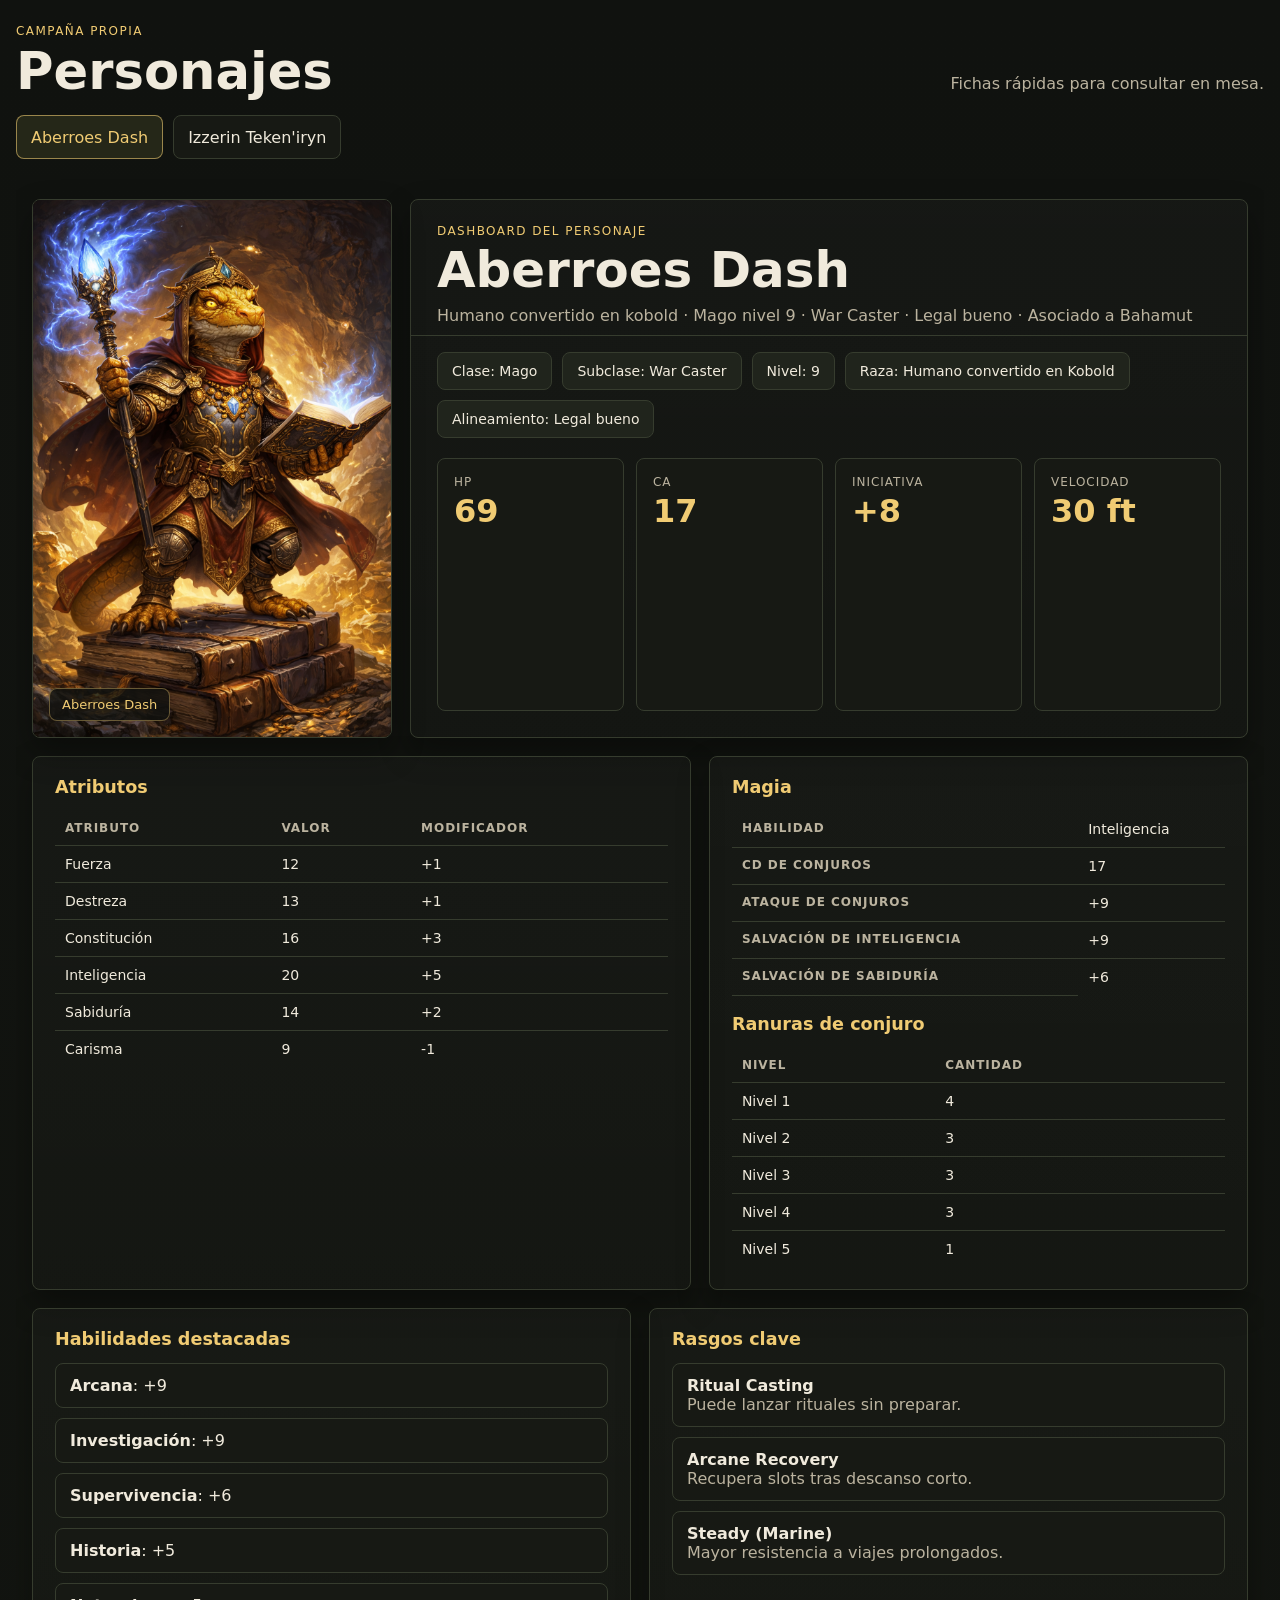
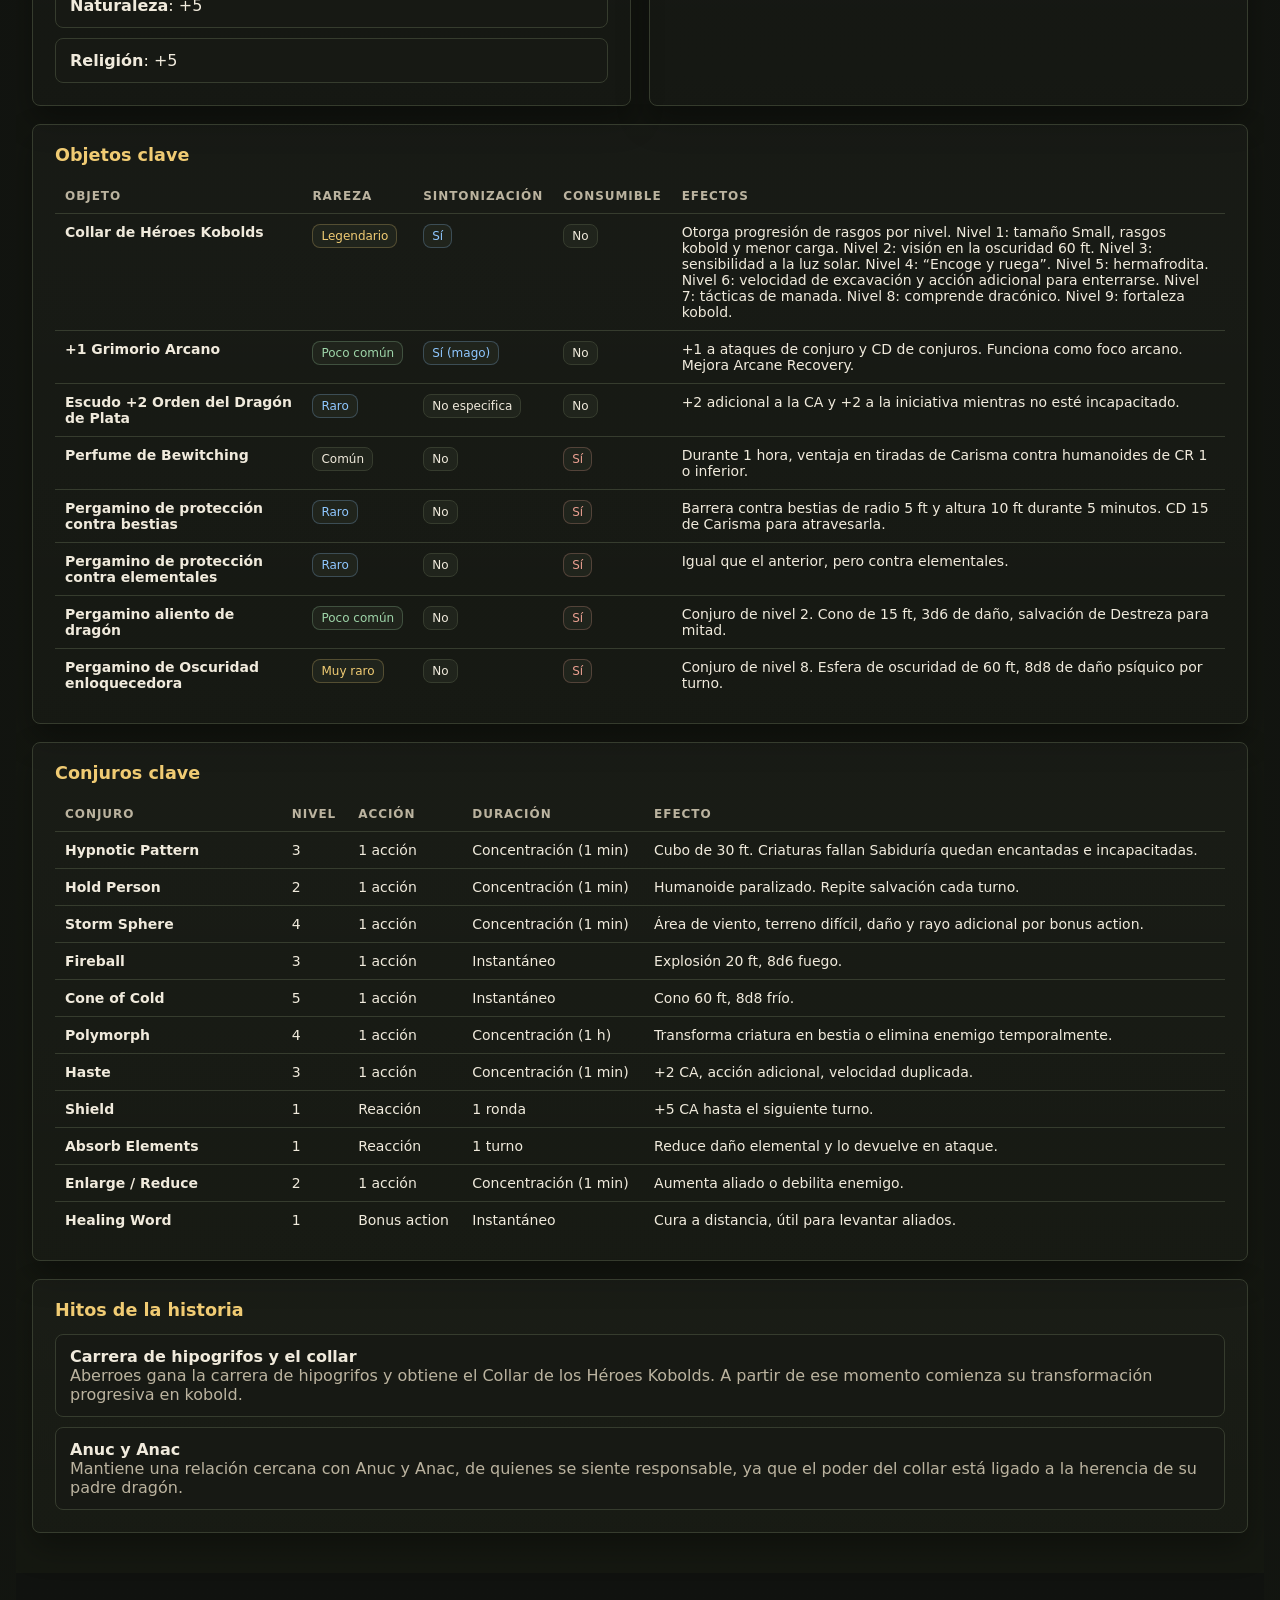
<file: index.html>
<!DOCTYPE html>
<html lang="es">
<head>
  <meta charset="UTF-8" />
  <meta name="viewport" content="width=device-width, initial-scale=1.0" />
  <title>Personajes de la campaña</title>
  <link rel="stylesheet" href="styles.css" />
</head>
<body class="index-page">
  <main class="shell">
    <header class="party-header">
      <div>
        <div class="eyebrow">Campaña propia</div>
        <h1>Personajes</h1>
      </div>
      <p>Fichas rápidas para consultar en mesa.</p>
    </header>

    <nav class="tabs" aria-label="Personajes">
      <button class="tab is-active" type="button" data-character="characters/aberroes.html">
        Aberroes Dash
      </button>
      <button class="tab" type="button" data-character="characters/izzerin.html">
        Izzerin Teken'iryn
      </button>
    </nav>

    <iframe
      id="characterFrame"
      class="character-frame"
      title="Ficha de personaje"
      src="characters/aberroes.html"
    ></iframe>
  </main>

  <script>
    const frame = document.querySelector("#characterFrame");
    const tabs = document.querySelectorAll(".tab");

    function resizeFrame() {
      try {
        const doc = frame.contentDocument || frame.contentWindow.document;
        if (!doc) return;
        frame.style.height = `${doc.documentElement.scrollHeight}px`;
      } catch {
        frame.style.height = "1200px";
      }
    }

    tabs.forEach((tab) => {
      tab.addEventListener("click", () => {
        tabs.forEach((item) => item.classList.remove("is-active"));
        tab.classList.add("is-active");
        frame.src = tab.dataset.character;
      });
    });

    frame.addEventListener("load", resizeFrame);
    window.addEventListener("resize", resizeFrame);
  </script>
</body>
</html>
</file>
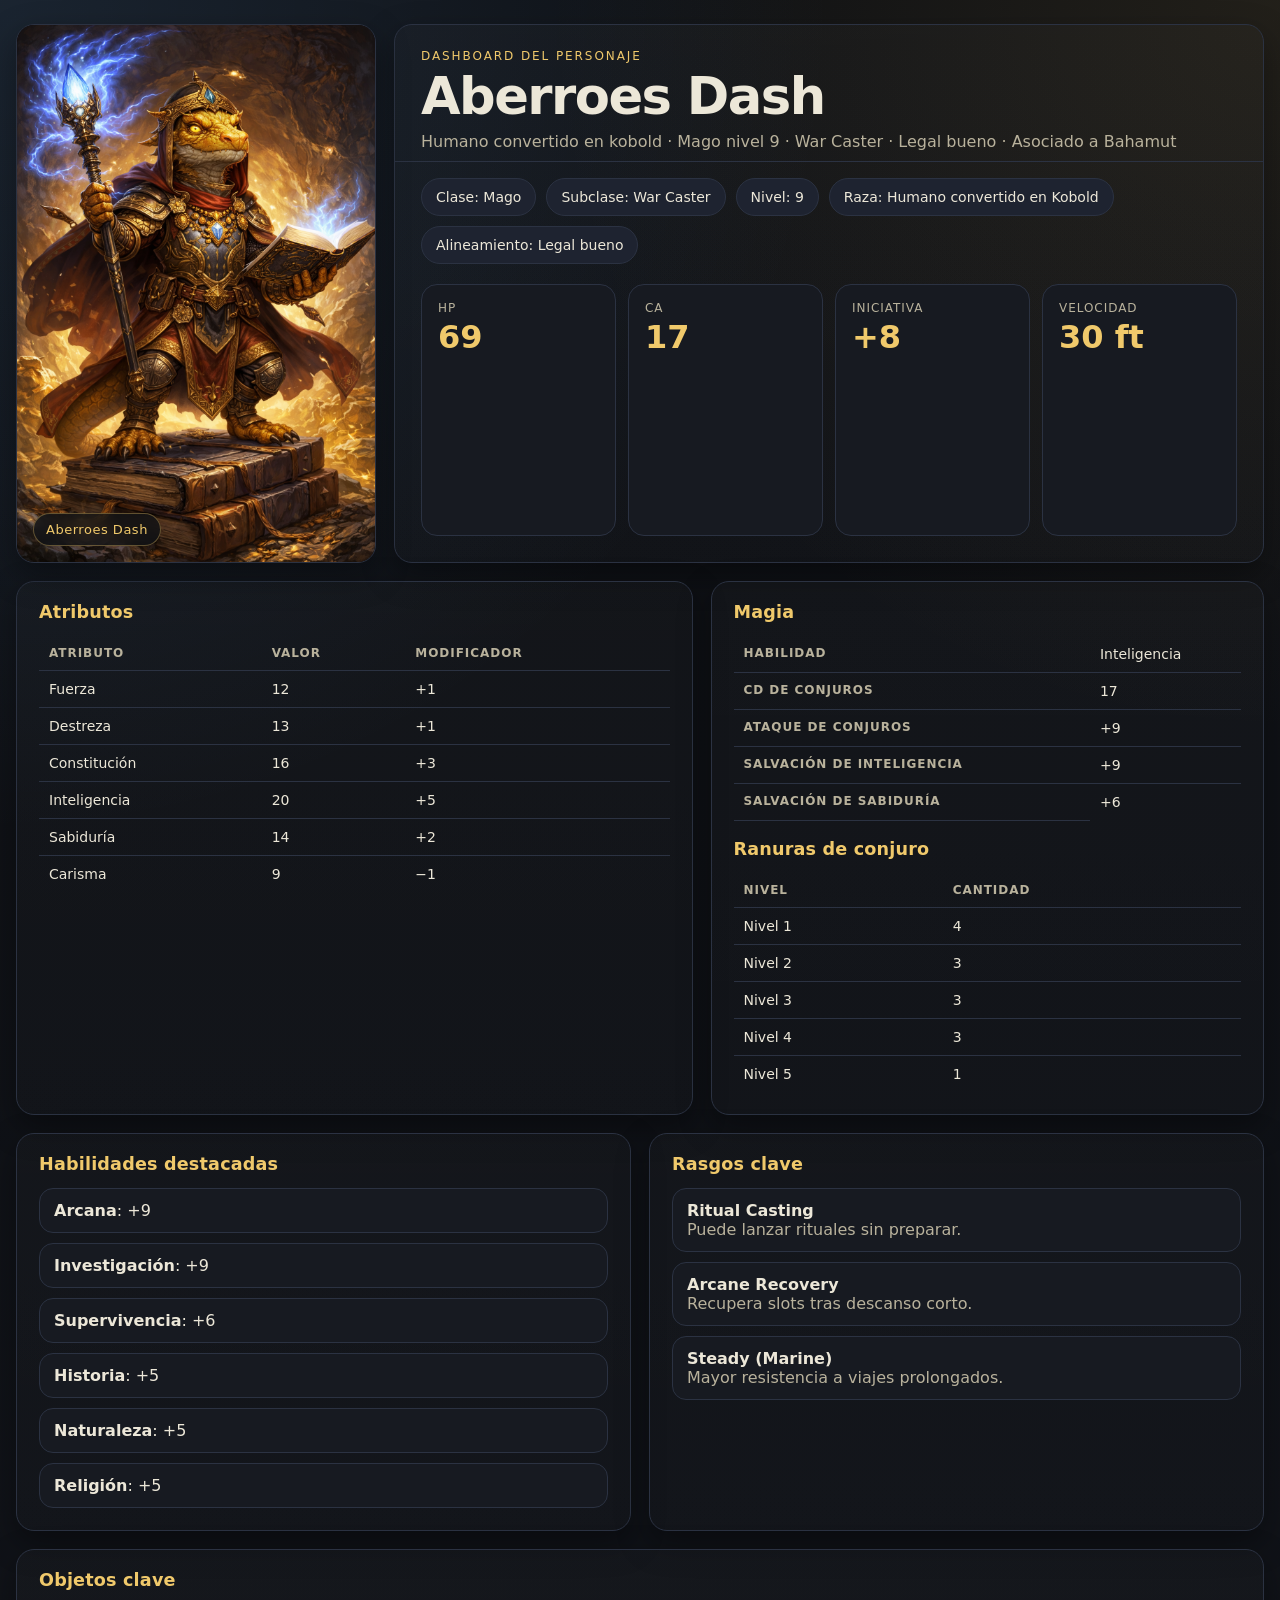
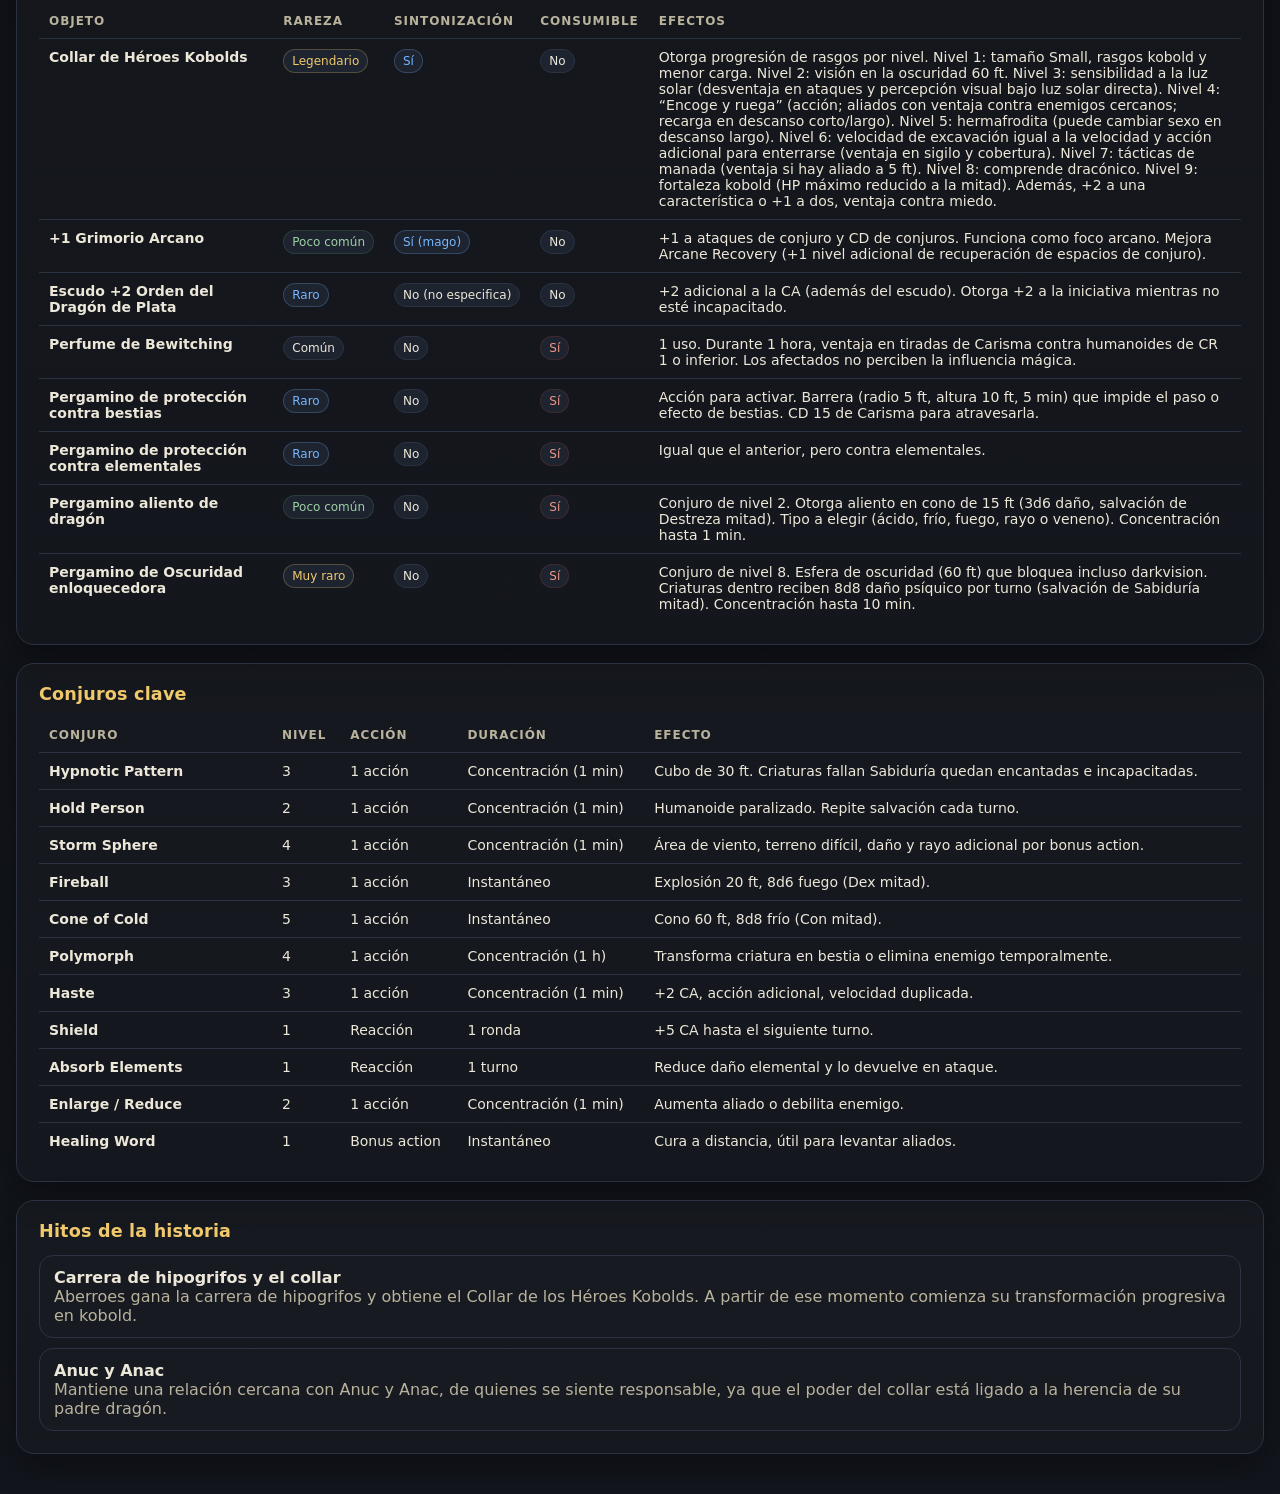
<file: Aberroes.html>
<!DOCTYPE html>
<html lang="es">
<head>
  <meta charset="UTF-8" />
  <meta name="viewport" content="width=device-width, initial-scale=1.0" />
  <title>Dashboard de Aberroes Dash</title>
  <style>
    :root {
      --bg: #0f1115;
      --panel: #171a21;
      --panel-2: #1e2330;
      --line: #2b3242;
      --text: #ece7d8;
      --muted: #b9b29c;
      --gold: #d4a94c;
      --gold-2: #f0c96b;
      --blue: #74b7ff;
      --red: #9f3d2f;
      --green: #4f8a5a;
      --shadow: 0 12px 32px rgba(0,0,0,.35);
      --radius: 18px;
    }

    * { box-sizing: border-box; }

    body {
      margin: 0;
      font-family: Inter, system-ui, -apple-system, BlinkMacSystemFont, "Segoe UI", sans-serif;
      background:
        radial-gradient(circle at top left, rgba(116,183,255,.12), transparent 25%),
        radial-gradient(circle at top right, rgba(212,169,76,.10), transparent 22%),
        linear-gradient(180deg, #0e1014 0%, #12151c 100%);
      color: var(--text);
    }

    .container {
      width: min(1400px, calc(100% - 32px));
      margin: 24px auto 40px;
      display: grid;
      gap: 18px;
    }

    .hero {
      display: grid;
      grid-template-columns: 360px 1fr;
      gap: 18px;
      align-items: stretch;
    }

    .card {
      background: linear-gradient(180deg, rgba(255,255,255,.02), rgba(255,255,255,.01));
      border: 1px solid var(--line);
      border-radius: var(--radius);
      box-shadow: var(--shadow);
      overflow: hidden;
    }

    .portrait {
      position: relative;
      min-height: 100%;
      background: #0d0f14;
    }

    .portrait img {
      width: 100%;
      height: 100%;
      object-fit: cover;
      display: block;
    }

    .portrait .tag {
      position: absolute;
      left: 16px;
      bottom: 16px;
      background: rgba(15,17,21,.78);
      border: 1px solid rgba(240,201,107,.35);
      color: var(--gold-2);
      padding: 8px 12px;
      border-radius: 999px;
      font-size: 13px;
      letter-spacing: .04em;
      backdrop-filter: blur(6px);
    }

    .hero-main {
      display: grid;
      grid-template-rows: auto auto 1fr;
    }

    .header {
      padding: 24px 26px 10px;
      border-bottom: 1px solid var(--line);
    }

    .eyebrow {
      color: var(--gold-2);
      text-transform: uppercase;
      letter-spacing: .16em;
      font-size: 12px;
      margin-bottom: 8px;
    }

    h1 {
      margin: 0;
      font-size: clamp(2rem, 4vw, 3.2rem);
      line-height: 1;
      letter-spacing: -.03em;
    }

    .subtitle {
      margin-top: 10px;
      color: var(--muted);
      font-size: 1rem;
    }

    .pill-row {
      display: flex;
      flex-wrap: wrap;
      gap: 10px;
      padding: 16px 26px 0;
    }

    .pill {
      padding: 10px 14px;
      border-radius: 999px;
      border: 1px solid var(--line);
      background: var(--panel-2);
      color: var(--text);
      font-size: 14px;
    }

    .hero-grid {
      display: grid;
      grid-template-columns: repeat(4, 1fr);
      gap: 12px;
      padding: 20px 26px 26px;
    }

    .statbox {
      background: var(--panel);
      border: 1px solid var(--line);
      border-radius: 16px;
      padding: 16px;
    }

    .statbox .label {
      color: var(--muted);
      font-size: 12px;
      text-transform: uppercase;
      letter-spacing: .08em;
      margin-bottom: 6px;
    }

    .statbox .value {
      font-size: 2rem;
      font-weight: 700;
      color: var(--gold-2);
      line-height: 1;
    }

    .grid-2 {
      display: grid;
      grid-template-columns: 1.1fr .9fr;
      gap: 18px;
    }

    .section {
      padding: 20px 22px 22px;
    }

    .section h2 {
      margin: 0 0 14px;
      font-size: 1.1rem;
      color: var(--gold-2);
      letter-spacing: .01em;
    }

    table {
      width: 100%;
      border-collapse: collapse;
      font-size: 14px;
    }

    th, td {
      padding: 10px 10px;
      border-bottom: 1px solid var(--line);
      vertical-align: top;
      text-align: left;
    }

    th {
      color: var(--muted);
      font-size: 12px;
      text-transform: uppercase;
      letter-spacing: .08em;
      font-weight: 600;
    }

    tr:last-child td { border-bottom: none; }

    .cols {
      display: grid;
      grid-template-columns: repeat(2, 1fr);
      gap: 18px;
    }

    .list {
      display: grid;
      gap: 10px;
    }

    .list-item {
      background: var(--panel);
      border: 1px solid var(--line);
      border-radius: 14px;
      padding: 12px 14px;
    }

    .list-item strong { color: var(--text); }
    .muted { color: var(--muted); }

    .items-table td:nth-child(1) { min-width: 220px; }
    .items-table td:nth-child(2),
    .items-table td:nth-child(3),
    .items-table td:nth-child(4) {
      white-space: nowrap;
    }

    .badge {
      display: inline-block;
      padding: 4px 8px;
      border-radius: 999px;
      font-size: 12px;
      border: 1px solid var(--line);
      background: var(--panel-2);
      color: var(--text);
    }

    .badge.gold { color: var(--gold-2); border-color: rgba(240,201,107,.25); }
    .badge.blue { color: var(--blue); border-color: rgba(116,183,255,.25); }
    .badge.red { color: #f19989; border-color: rgba(159,61,47,.25); }
    .badge.green { color: #9dd0a5; border-color: rgba(79,138,90,.25); }

    .full { grid-column: 1 / -1; }

    @media (max-width: 1100px) {
      .hero, .grid-2, .cols { grid-template-columns: 1fr; }
      .hero-grid { grid-template-columns: repeat(2, 1fr); }
    }

    @media (max-width: 700px) {
      .container { width: min(100% - 20px, 1400px); }
      .hero-grid { grid-template-columns: 1fr 1fr; padding: 16px; }
      .header, .pill-row { padding-left: 16px; padding-right: 16px; }
      .section { padding: 16px; }
      h1 { font-size: 2rem; }
      .items-table { font-size: 13px; }
    }
  </style>
</head>
<body>
  <div class="container">
    <section class="hero">
      <div class="card portrait">
        <img src="Aberroes Dash.png" alt="Aberroes Dash" />
        <div class="tag">Aberroes Dash</div>
      </div>

      <div class="card hero-main">
        <div class="header">
          <div class="eyebrow">Dashboard del personaje</div>
          <h1>Aberroes Dash</h1>
          <div class="subtitle">Humano convertido en kobold · Mago nivel 9 · War Caster · Legal bueno · Asociado a Bahamut</div>
        </div>

        <div class="pill-row">
          <div class="pill">Clase: Mago</div>
          <div class="pill">Subclase: War Caster</div>
          <div class="pill">Nivel: 9</div>
          <div class="pill">Raza: Humano convertido en Kobold</div>
          <div class="pill">Alineamiento: Legal bueno</div>
        </div>

        <div class="hero-grid">
          <div class="statbox">
            <div class="label">HP</div>
            <div class="value">69</div>
          </div>
          <div class="statbox">
            <div class="label">CA</div>
            <div class="value">17</div>
          </div>
          <div class="statbox">
            <div class="label">Iniciativa</div>
            <div class="value">+8</div>
          </div>
          <div class="statbox">
            <div class="label">Velocidad</div>
            <div class="value">30 ft</div>
          </div>
        </div>
      </div>
    </section>

    <section class="grid-2">
      <div class="card section">
        <h2>Atributos</h2>
        <table>
          <thead>
            <tr>
              <th>Atributo</th>
              <th>Valor</th>
              <th>Modificador</th>
            </tr>
          </thead>
          <tbody>
            <tr><td>Fuerza</td><td>12</td><td>+1</td></tr>
            <tr><td>Destreza</td><td>13</td><td>+1</td></tr>
            <tr><td>Constitución</td><td>16</td><td>+3</td></tr>
            <tr><td>Inteligencia</td><td>20</td><td>+5</td></tr>
            <tr><td>Sabiduría</td><td>14</td><td>+2</td></tr>
            <tr><td>Carisma</td><td>9</td><td>−1</td></tr>
          </tbody>
        </table>
      </div>

      <div class="card section">
        <h2>Magia</h2>
        <table>
          <tbody>
            <tr><th>Habilidad</th><td>Inteligencia</td></tr>
            <tr><th>CD de conjuros</th><td>17</td></tr>
            <tr><th>Ataque de conjuros</th><td>+9</td></tr>
            <tr><th>Salvación de Inteligencia</th><td>+9</td></tr>
            <tr><th>Salvación de Sabiduría</th><td>+6</td></tr>
          </tbody>
        </table>

        <h2 style="margin-top:18px;">Ranuras de conjuro</h2>
        <table>
          <thead>
            <tr>
              <th>Nivel</th>
              <th>Cantidad</th>
            </tr>
          </thead>
          <tbody>
            <tr><td>Nivel 1</td><td>4</td></tr>
            <tr><td>Nivel 2</td><td>3</td></tr>
            <tr><td>Nivel 3</td><td>3</td></tr>
            <tr><td>Nivel 4</td><td>3</td></tr>
            <tr><td>Nivel 5</td><td>1</td></tr>
          </tbody>
        </table>
      </div>
    </section>

    <section class="cols">
      <div class="card section">
        <h2>Habilidades destacadas</h2>
        <div class="list">
          <div class="list-item"><strong>Arcana</strong>: +9</div>
          <div class="list-item"><strong>Investigación</strong>: +9</div>
          <div class="list-item"><strong>Supervivencia</strong>: +6</div>
          <div class="list-item"><strong>Historia</strong>: +5</div>
          <div class="list-item"><strong>Naturaleza</strong>: +5</div>
          <div class="list-item"><strong>Religión</strong>: +5</div>
        </div>
      </div>

      <div class="card section">
        <h2>Rasgos clave</h2>
        <div class="list">
          <div class="list-item"><strong>Ritual Casting</strong><br><span class="muted">Puede lanzar rituales sin preparar.</span></div>
          <div class="list-item"><strong>Arcane Recovery</strong><br><span class="muted">Recupera slots tras descanso corto.</span></div>
          <div class="list-item"><strong>Steady (Marine)</strong><br><span class="muted">Mayor resistencia a viajes prolongados.</span></div>
        </div>
      </div>
    </section>

    <section class="card section full">
      <h2>Objetos clave</h2>
      <table class="items-table">
        <thead>
          <tr>
            <th>Objeto</th>
            <th>Rareza</th>
            <th>Sintonización</th>
            <th>Consumible</th>
            <th>Efectos</th>
          </tr>
        </thead>
        <tbody>
          <tr>
            <td><strong>Collar de Héroes Kobolds</strong></td>
            <td><span class="badge gold">Legendario</span></td>
            <td><span class="badge blue">Sí</span></td>
            <td><span class="badge">No</span></td>
            <td>Otorga progresión de rasgos por nivel. Nivel 1: tamaño Small, rasgos kobold y menor carga. Nivel 2: visión en la oscuridad 60 ft. Nivel 3: sensibilidad a la luz solar (desventaja en ataques y percepción visual bajo luz solar directa). Nivel 4: “Encoge y ruega” (acción; aliados con ventaja contra enemigos cercanos; recarga en descanso corto/largo). Nivel 5: hermafrodita (puede cambiar sexo en descanso largo). Nivel 6: velocidad de excavación igual a la velocidad y acción adicional para enterrarse (ventaja en sigilo y cobertura). Nivel 7: tácticas de manada (ventaja si hay aliado a 5 ft). Nivel 8: comprende dracónico. Nivel 9: fortaleza kobold (HP máximo reducido a la mitad). Además, +2 a una característica o +1 a dos, ventaja contra miedo.</td>
          </tr>
          <tr>
            <td><strong>+1 Grimorio Arcano</strong></td>
            <td><span class="badge green">Poco común</span></td>
            <td><span class="badge blue">Sí (mago)</span></td>
            <td><span class="badge">No</span></td>
            <td>+1 a ataques de conjuro y CD de conjuros. Funciona como foco arcano. Mejora Arcane Recovery (+1 nivel adicional de recuperación de espacios de conjuro).</td>
          </tr>
          <tr>
            <td><strong>Escudo +2 Orden del Dragón de Plata</strong></td>
            <td><span class="badge blue">Raro</span></td>
            <td><span class="badge">No (no especifica)</span></td>
            <td><span class="badge">No</span></td>
            <td>+2 adicional a la CA (además del escudo). Otorga +2 a la iniciativa mientras no esté incapacitado.</td>
          </tr>
          <tr>
            <td><strong>Perfume de Bewitching</strong></td>
            <td><span class="badge">Común</span></td>
            <td><span class="badge">No</span></td>
            <td><span class="badge red">Sí</span></td>
            <td>1 uso. Durante 1 hora, ventaja en tiradas de Carisma contra humanoides de CR 1 o inferior. Los afectados no perciben la influencia mágica.</td>
          </tr>
          <tr>
            <td><strong>Pergamino de protección contra bestias</strong></td>
            <td><span class="badge blue">Raro</span></td>
            <td><span class="badge">No</span></td>
            <td><span class="badge red">Sí</span></td>
            <td>Acción para activar. Barrera (radio 5 ft, altura 10 ft, 5 min) que impide el paso o efecto de bestias. CD 15 de Carisma para atravesarla.</td>
          </tr>
          <tr>
            <td><strong>Pergamino de protección contra elementales</strong></td>
            <td><span class="badge blue">Raro</span></td>
            <td><span class="badge">No</span></td>
            <td><span class="badge red">Sí</span></td>
            <td>Igual que el anterior, pero contra elementales.</td>
          </tr>
          <tr>
            <td><strong>Pergamino aliento de dragón</strong></td>
            <td><span class="badge green">Poco común</span></td>
            <td><span class="badge">No</span></td>
            <td><span class="badge red">Sí</span></td>
            <td>Conjuro de nivel 2. Otorga aliento en cono de 15 ft (3d6 daño, salvación de Destreza mitad). Tipo a elegir (ácido, frío, fuego, rayo o veneno). Concentración hasta 1 min.</td>
          </tr>
          <tr>
            <td><strong>Pergamino de Oscuridad enloquecedora</strong></td>
            <td><span class="badge gold">Muy raro</span></td>
            <td><span class="badge">No</span></td>
            <td><span class="badge red">Sí</span></td>
            <td>Conjuro de nivel 8. Esfera de oscuridad (60 ft) que bloquea incluso darkvision. Criaturas dentro reciben 8d8 daño psíquico por turno (salvación de Sabiduría mitad). Concentración hasta 10 min.</td>
          </tr>
        </tbody>
      </table>
    </section>

    <section class="card section full">
      <h2>Conjuros clave</h2>
      <table class="items-table">
        <thead>
          <tr>
            <th>Conjuro</th>
            <th>Nivel</th>
            <th>Acción</th>
            <th>Duración</th>
            <th>Efecto</th>
          </tr>
        </thead>
        <tbody>
          <tr><td><strong>Hypnotic Pattern</strong></td><td>3</td><td>1 acción</td><td>Concentración (1 min)</td><td>Cubo de 30 ft. Criaturas fallan Sabiduría quedan encantadas e incapacitadas.</td></tr>
          <tr><td><strong>Hold Person</strong></td><td>2</td><td>1 acción</td><td>Concentración (1 min)</td><td>Humanoide paralizado. Repite salvación cada turno.</td></tr>
          <tr><td><strong>Storm Sphere</strong></td><td>4</td><td>1 acción</td><td>Concentración (1 min)</td><td>Área de viento, terreno difícil, daño y rayo adicional por bonus action.</td></tr>
          <tr><td><strong>Fireball</strong></td><td>3</td><td>1 acción</td><td>Instantáneo</td><td>Explosión 20 ft, 8d6 fuego (Dex mitad).</td></tr>
          <tr><td><strong>Cone of Cold</strong></td><td>5</td><td>1 acción</td><td>Instantáneo</td><td>Cono 60 ft, 8d8 frío (Con mitad).</td></tr>
          <tr><td><strong>Polymorph</strong></td><td>4</td><td>1 acción</td><td>Concentración (1 h)</td><td>Transforma criatura en bestia o elimina enemigo temporalmente.</td></tr>
          <tr><td><strong>Haste</strong></td><td>3</td><td>1 acción</td><td>Concentración (1 min)</td><td>+2 CA, acción adicional, velocidad duplicada.</td></tr>
          <tr><td><strong>Shield</strong></td><td>1</td><td>Reacción</td><td>1 ronda</td><td>+5 CA hasta el siguiente turno.</td></tr>
          <tr><td><strong>Absorb Elements</strong></td><td>1</td><td>Reacción</td><td>1 turno</td><td>Reduce daño elemental y lo devuelve en ataque.</td></tr>
          <tr><td><strong>Enlarge / Reduce</strong></td><td>2</td><td>1 acción</td><td>Concentración (1 min)</td><td>Aumenta aliado o debilita enemigo.</td></tr>
          <tr><td><strong>Healing Word</strong></td><td>1</td><td>Bonus action</td><td>Instantáneo</td><td>Cura a distancia, útil para levantar aliados.</td></tr>
        </tbody>
      </table>
    </section>

    <section class="card section full">
      <h2>Hitos de la historia</h2>
      <div class="list">
        <div class="list-item">
          <strong>Carrera de hipogrifos y el collar</strong><br>
          <span class="muted">Aberroes gana la carrera de hipogrifos y obtiene el Collar de los Héroes Kobolds. A partir de ese momento comienza su transformación progresiva en kobold.</span>
        </div>
        <div class="list-item">
          <strong>Anuc y Anac</strong><br>
          <span class="muted">Mantiene una relación cercana con Anuc y Anac, de quienes se siente responsable, ya que el poder del collar está ligado a la herencia de su padre dragón.</span>
        </div>
      </div>
    </section>

  </div>
</body>
</html>
</file>
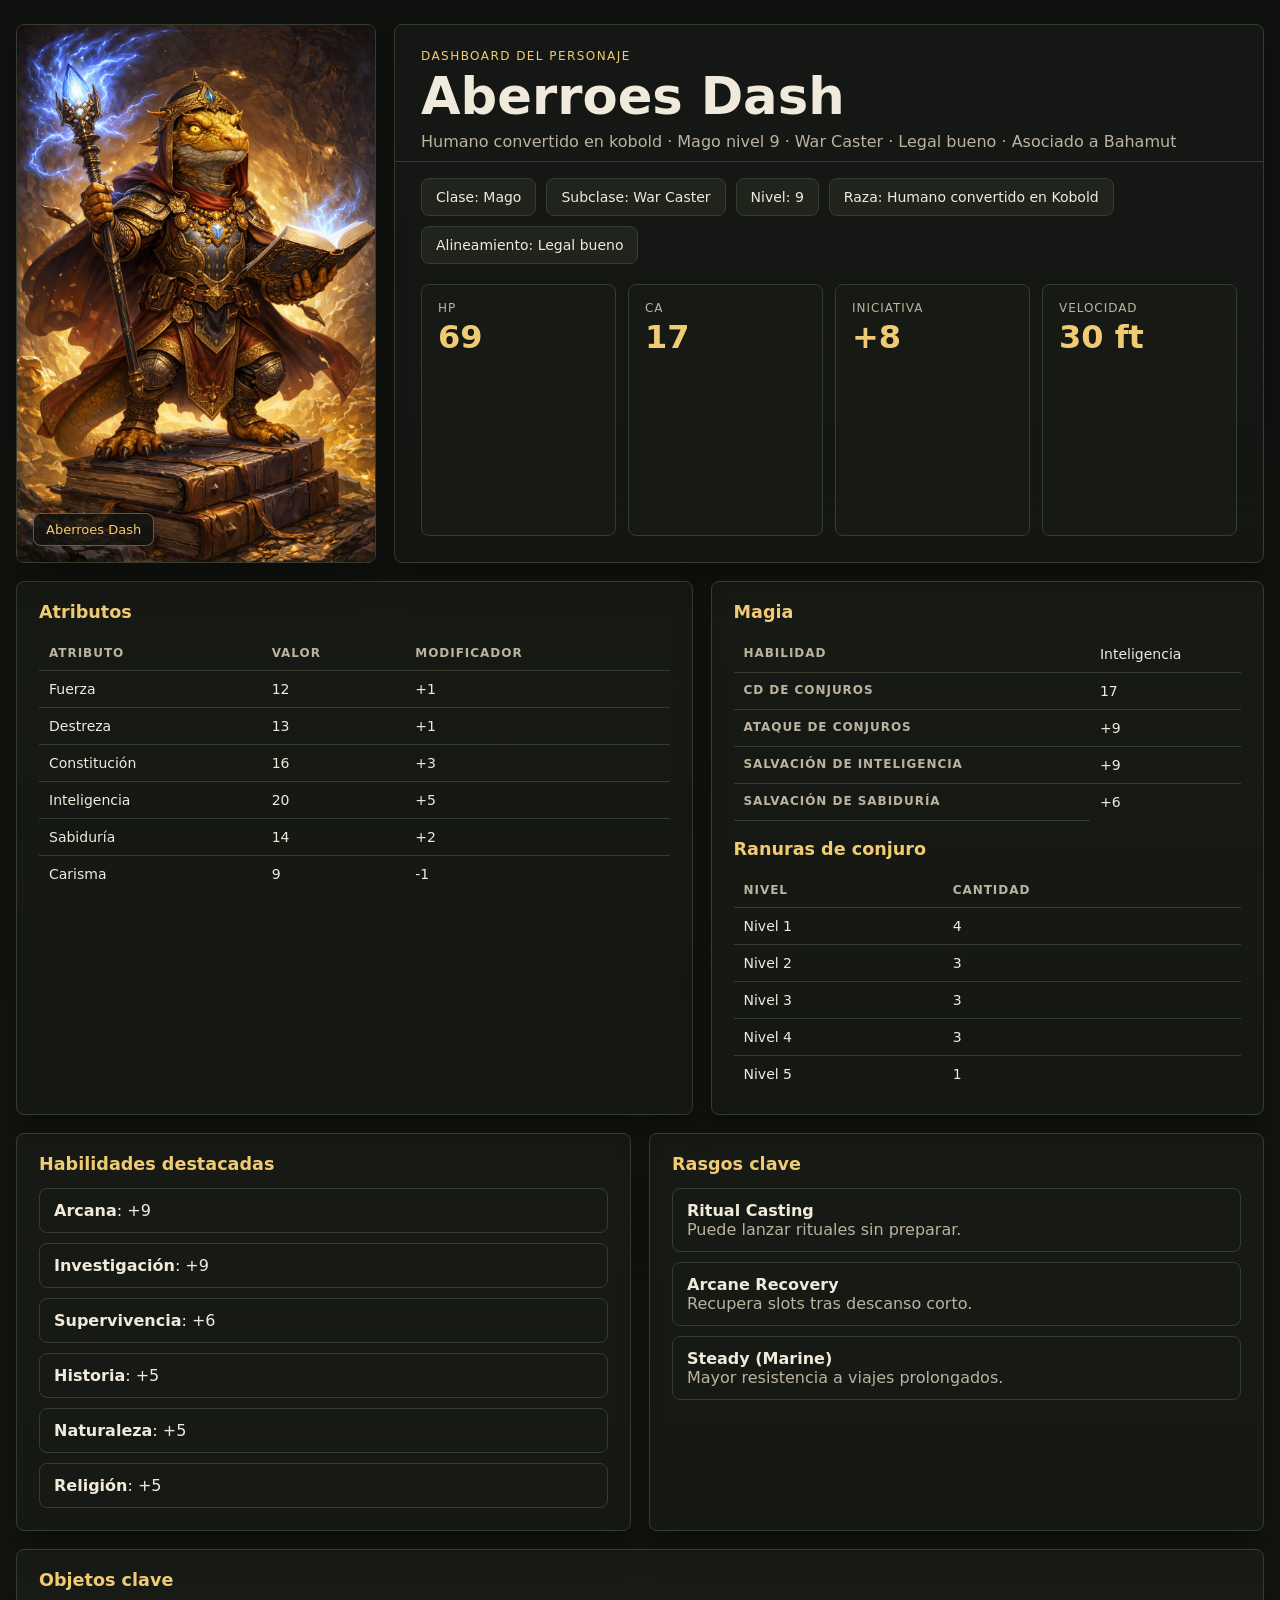
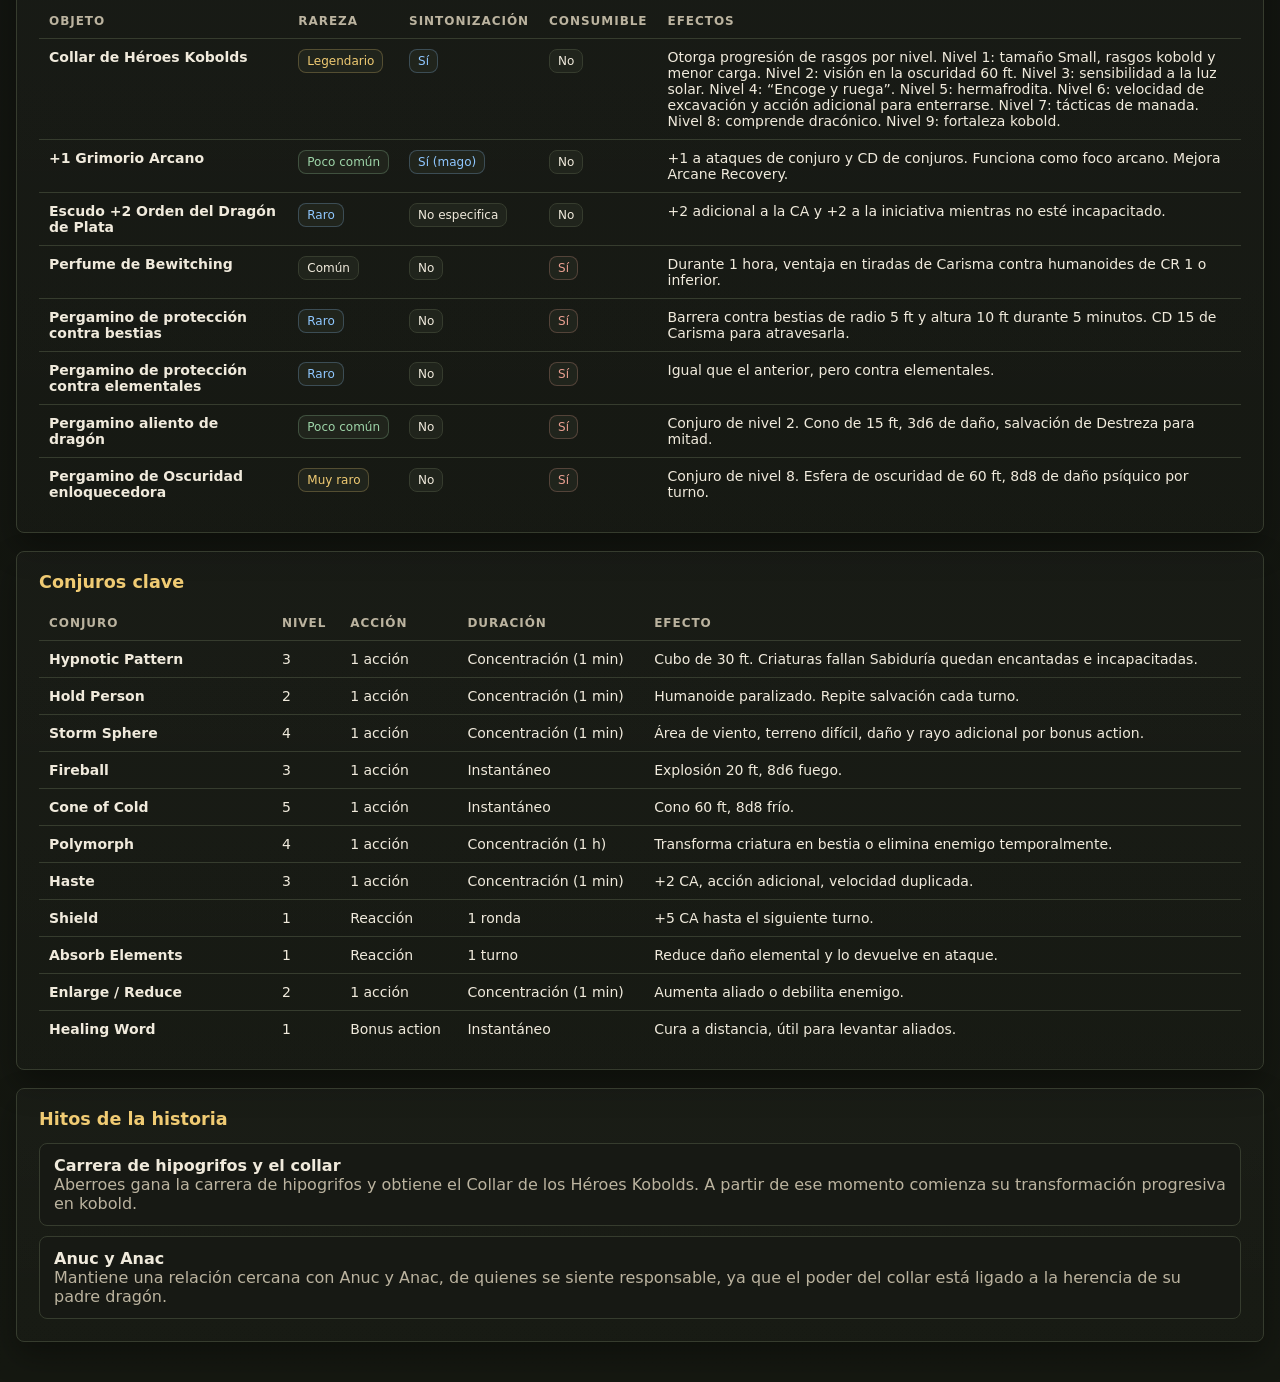
<file: characters/aberroes.html>
<!DOCTYPE html>
<html lang="es">
<head>
  <meta charset="UTF-8" />
  <meta name="viewport" content="width=device-width, initial-scale=1.0" />
  <title>Aberroes Dash</title>
  <link rel="stylesheet" href="../styles.css" />
</head>
<body>
  <div class="character-sheet">
    <section class="hero">
      <div class="card portrait">
        <img src="../Aberroes Dash.png" alt="Aberroes Dash" />
        <div class="tag">Aberroes Dash</div>
      </div>

      <div class="card hero-main">
        <div class="header">
          <div class="eyebrow">Dashboard del personaje</div>
          <h1>Aberroes Dash</h1>
          <div class="subtitle">Humano convertido en kobold · Mago nivel 9 · War Caster · Legal bueno · Asociado a Bahamut</div>
        </div>

        <div class="pill-row">
          <div class="pill">Clase: Mago</div>
          <div class="pill">Subclase: War Caster</div>
          <div class="pill">Nivel: 9</div>
          <div class="pill">Raza: Humano convertido en Kobold</div>
          <div class="pill">Alineamiento: Legal bueno</div>
        </div>

        <div class="hero-grid">
          <div class="statbox">
            <div class="label">HP</div>
            <div class="value">69</div>
          </div>
          <div class="statbox">
            <div class="label">CA</div>
            <div class="value">17</div>
          </div>
          <div class="statbox">
            <div class="label">Iniciativa</div>
            <div class="value">+8</div>
          </div>
          <div class="statbox">
            <div class="label">Velocidad</div>
            <div class="value">30 ft</div>
          </div>
        </div>
      </div>
    </section>

    <section class="grid-2">
      <div class="card section">
        <h2>Atributos</h2>
        <table>
          <thead>
            <tr>
              <th>Atributo</th>
              <th>Valor</th>
              <th>Modificador</th>
            </tr>
          </thead>
          <tbody>
            <tr><td>Fuerza</td><td>12</td><td>+1</td></tr>
            <tr><td>Destreza</td><td>13</td><td>+1</td></tr>
            <tr><td>Constitución</td><td>16</td><td>+3</td></tr>
            <tr><td>Inteligencia</td><td>20</td><td>+5</td></tr>
            <tr><td>Sabiduría</td><td>14</td><td>+2</td></tr>
            <tr><td>Carisma</td><td>9</td><td>-1</td></tr>
          </tbody>
        </table>
      </div>

      <div class="card section">
        <h2>Magia</h2>
        <table>
          <tbody>
            <tr><th>Habilidad</th><td>Inteligencia</td></tr>
            <tr><th>CD de conjuros</th><td>17</td></tr>
            <tr><th>Ataque de conjuros</th><td>+9</td></tr>
            <tr><th>Salvación de Inteligencia</th><td>+9</td></tr>
            <tr><th>Salvación de Sabiduría</th><td>+6</td></tr>
          </tbody>
        </table>

        <h2 style="margin-top:18px;">Ranuras de conjuro</h2>
        <table>
          <thead>
            <tr>
              <th>Nivel</th>
              <th>Cantidad</th>
            </tr>
          </thead>
          <tbody>
            <tr><td>Nivel 1</td><td>4</td></tr>
            <tr><td>Nivel 2</td><td>3</td></tr>
            <tr><td>Nivel 3</td><td>3</td></tr>
            <tr><td>Nivel 4</td><td>3</td></tr>
            <tr><td>Nivel 5</td><td>1</td></tr>
          </tbody>
        </table>
      </div>
    </section>

    <section class="cols">
      <div class="card section">
        <h2>Habilidades destacadas</h2>
        <div class="list">
          <div class="list-item"><strong>Arcana</strong>: +9</div>
          <div class="list-item"><strong>Investigación</strong>: +9</div>
          <div class="list-item"><strong>Supervivencia</strong>: +6</div>
          <div class="list-item"><strong>Historia</strong>: +5</div>
          <div class="list-item"><strong>Naturaleza</strong>: +5</div>
          <div class="list-item"><strong>Religión</strong>: +5</div>
        </div>
      </div>

      <div class="card section">
        <h2>Rasgos clave</h2>
        <div class="list">
          <div class="list-item"><strong>Ritual Casting</strong><br><span class="muted">Puede lanzar rituales sin preparar.</span></div>
          <div class="list-item"><strong>Arcane Recovery</strong><br><span class="muted">Recupera slots tras descanso corto.</span></div>
          <div class="list-item"><strong>Steady (Marine)</strong><br><span class="muted">Mayor resistencia a viajes prolongados.</span></div>
        </div>
      </div>
    </section>

    <section class="card section full">
      <h2>Objetos clave</h2>
      <table class="items-table">
        <thead>
          <tr>
            <th>Objeto</th>
            <th>Rareza</th>
            <th>Sintonización</th>
            <th>Consumible</th>
            <th>Efectos</th>
          </tr>
        </thead>
        <tbody>
          <tr>
            <td><strong>Collar de Héroes Kobolds</strong></td>
            <td><span class="badge gold">Legendario</span></td>
            <td><span class="badge blue">Sí</span></td>
            <td><span class="badge">No</span></td>
            <td>Otorga progresión de rasgos por nivel. Nivel 1: tamaño Small, rasgos kobold y menor carga. Nivel 2: visión en la oscuridad 60 ft. Nivel 3: sensibilidad a la luz solar. Nivel 4: “Encoge y ruega”. Nivel 5: hermafrodita. Nivel 6: velocidad de excavación y acción adicional para enterrarse. Nivel 7: tácticas de manada. Nivel 8: comprende dracónico. Nivel 9: fortaleza kobold.</td>
          </tr>
          <tr>
            <td><strong>+1 Grimorio Arcano</strong></td>
            <td><span class="badge green">Poco común</span></td>
            <td><span class="badge blue">Sí (mago)</span></td>
            <td><span class="badge">No</span></td>
            <td>+1 a ataques de conjuro y CD de conjuros. Funciona como foco arcano. Mejora Arcane Recovery.</td>
          </tr>
          <tr>
            <td><strong>Escudo +2 Orden del Dragón de Plata</strong></td>
            <td><span class="badge blue">Raro</span></td>
            <td><span class="badge">No especifica</span></td>
            <td><span class="badge">No</span></td>
            <td>+2 adicional a la CA y +2 a la iniciativa mientras no esté incapacitado.</td>
          </tr>
          <tr>
            <td><strong>Perfume de Bewitching</strong></td>
            <td><span class="badge">Común</span></td>
            <td><span class="badge">No</span></td>
            <td><span class="badge red">Sí</span></td>
            <td>Durante 1 hora, ventaja en tiradas de Carisma contra humanoides de CR 1 o inferior.</td>
          </tr>
          <tr>
            <td><strong>Pergamino de protección contra bestias</strong></td>
            <td><span class="badge blue">Raro</span></td>
            <td><span class="badge">No</span></td>
            <td><span class="badge red">Sí</span></td>
            <td>Barrera contra bestias de radio 5 ft y altura 10 ft durante 5 minutos. CD 15 de Carisma para atravesarla.</td>
          </tr>
          <tr>
            <td><strong>Pergamino de protección contra elementales</strong></td>
            <td><span class="badge blue">Raro</span></td>
            <td><span class="badge">No</span></td>
            <td><span class="badge red">Sí</span></td>
            <td>Igual que el anterior, pero contra elementales.</td>
          </tr>
          <tr>
            <td><strong>Pergamino aliento de dragón</strong></td>
            <td><span class="badge green">Poco común</span></td>
            <td><span class="badge">No</span></td>
            <td><span class="badge red">Sí</span></td>
            <td>Conjuro de nivel 2. Cono de 15 ft, 3d6 de daño, salvación de Destreza para mitad.</td>
          </tr>
          <tr>
            <td><strong>Pergamino de Oscuridad enloquecedora</strong></td>
            <td><span class="badge gold">Muy raro</span></td>
            <td><span class="badge">No</span></td>
            <td><span class="badge red">Sí</span></td>
            <td>Conjuro de nivel 8. Esfera de oscuridad de 60 ft, 8d8 de daño psíquico por turno.</td>
          </tr>
        </tbody>
      </table>
    </section>

    <section class="card section full">
      <h2>Conjuros clave</h2>
      <table class="items-table">
        <thead>
          <tr>
            <th>Conjuro</th>
            <th>Nivel</th>
            <th>Acción</th>
            <th>Duración</th>
            <th>Efecto</th>
          </tr>
        </thead>
        <tbody>
          <tr><td><strong>Hypnotic Pattern</strong></td><td>3</td><td>1 acción</td><td>Concentración (1 min)</td><td>Cubo de 30 ft. Criaturas fallan Sabiduría quedan encantadas e incapacitadas.</td></tr>
          <tr><td><strong>Hold Person</strong></td><td>2</td><td>1 acción</td><td>Concentración (1 min)</td><td>Humanoide paralizado. Repite salvación cada turno.</td></tr>
          <tr><td><strong>Storm Sphere</strong></td><td>4</td><td>1 acción</td><td>Concentración (1 min)</td><td>Área de viento, terreno difícil, daño y rayo adicional por bonus action.</td></tr>
          <tr><td><strong>Fireball</strong></td><td>3</td><td>1 acción</td><td>Instantáneo</td><td>Explosión 20 ft, 8d6 fuego.</td></tr>
          <tr><td><strong>Cone of Cold</strong></td><td>5</td><td>1 acción</td><td>Instantáneo</td><td>Cono 60 ft, 8d8 frío.</td></tr>
          <tr><td><strong>Polymorph</strong></td><td>4</td><td>1 acción</td><td>Concentración (1 h)</td><td>Transforma criatura en bestia o elimina enemigo temporalmente.</td></tr>
          <tr><td><strong>Haste</strong></td><td>3</td><td>1 acción</td><td>Concentración (1 min)</td><td>+2 CA, acción adicional, velocidad duplicada.</td></tr>
          <tr><td><strong>Shield</strong></td><td>1</td><td>Reacción</td><td>1 ronda</td><td>+5 CA hasta el siguiente turno.</td></tr>
          <tr><td><strong>Absorb Elements</strong></td><td>1</td><td>Reacción</td><td>1 turno</td><td>Reduce daño elemental y lo devuelve en ataque.</td></tr>
          <tr><td><strong>Enlarge / Reduce</strong></td><td>2</td><td>1 acción</td><td>Concentración (1 min)</td><td>Aumenta aliado o debilita enemigo.</td></tr>
          <tr><td><strong>Healing Word</strong></td><td>1</td><td>Bonus action</td><td>Instantáneo</td><td>Cura a distancia, útil para levantar aliados.</td></tr>
        </tbody>
      </table>
    </section>

    <section class="card section full">
      <h2>Hitos de la historia</h2>
      <div class="list">
        <div class="list-item">
          <strong>Carrera de hipogrifos y el collar</strong><br>
          <span class="muted">Aberroes gana la carrera de hipogrifos y obtiene el Collar de los Héroes Kobolds. A partir de ese momento comienza su transformación progresiva en kobold.</span>
        </div>
        <div class="list-item">
          <strong>Anuc y Anac</strong><br>
          <span class="muted">Mantiene una relación cercana con Anuc y Anac, de quienes se siente responsable, ya que el poder del collar está ligado a la herencia de su padre dragón.</span>
        </div>
      </div>
    </section>
  </div>
</body>
</html>
</file>
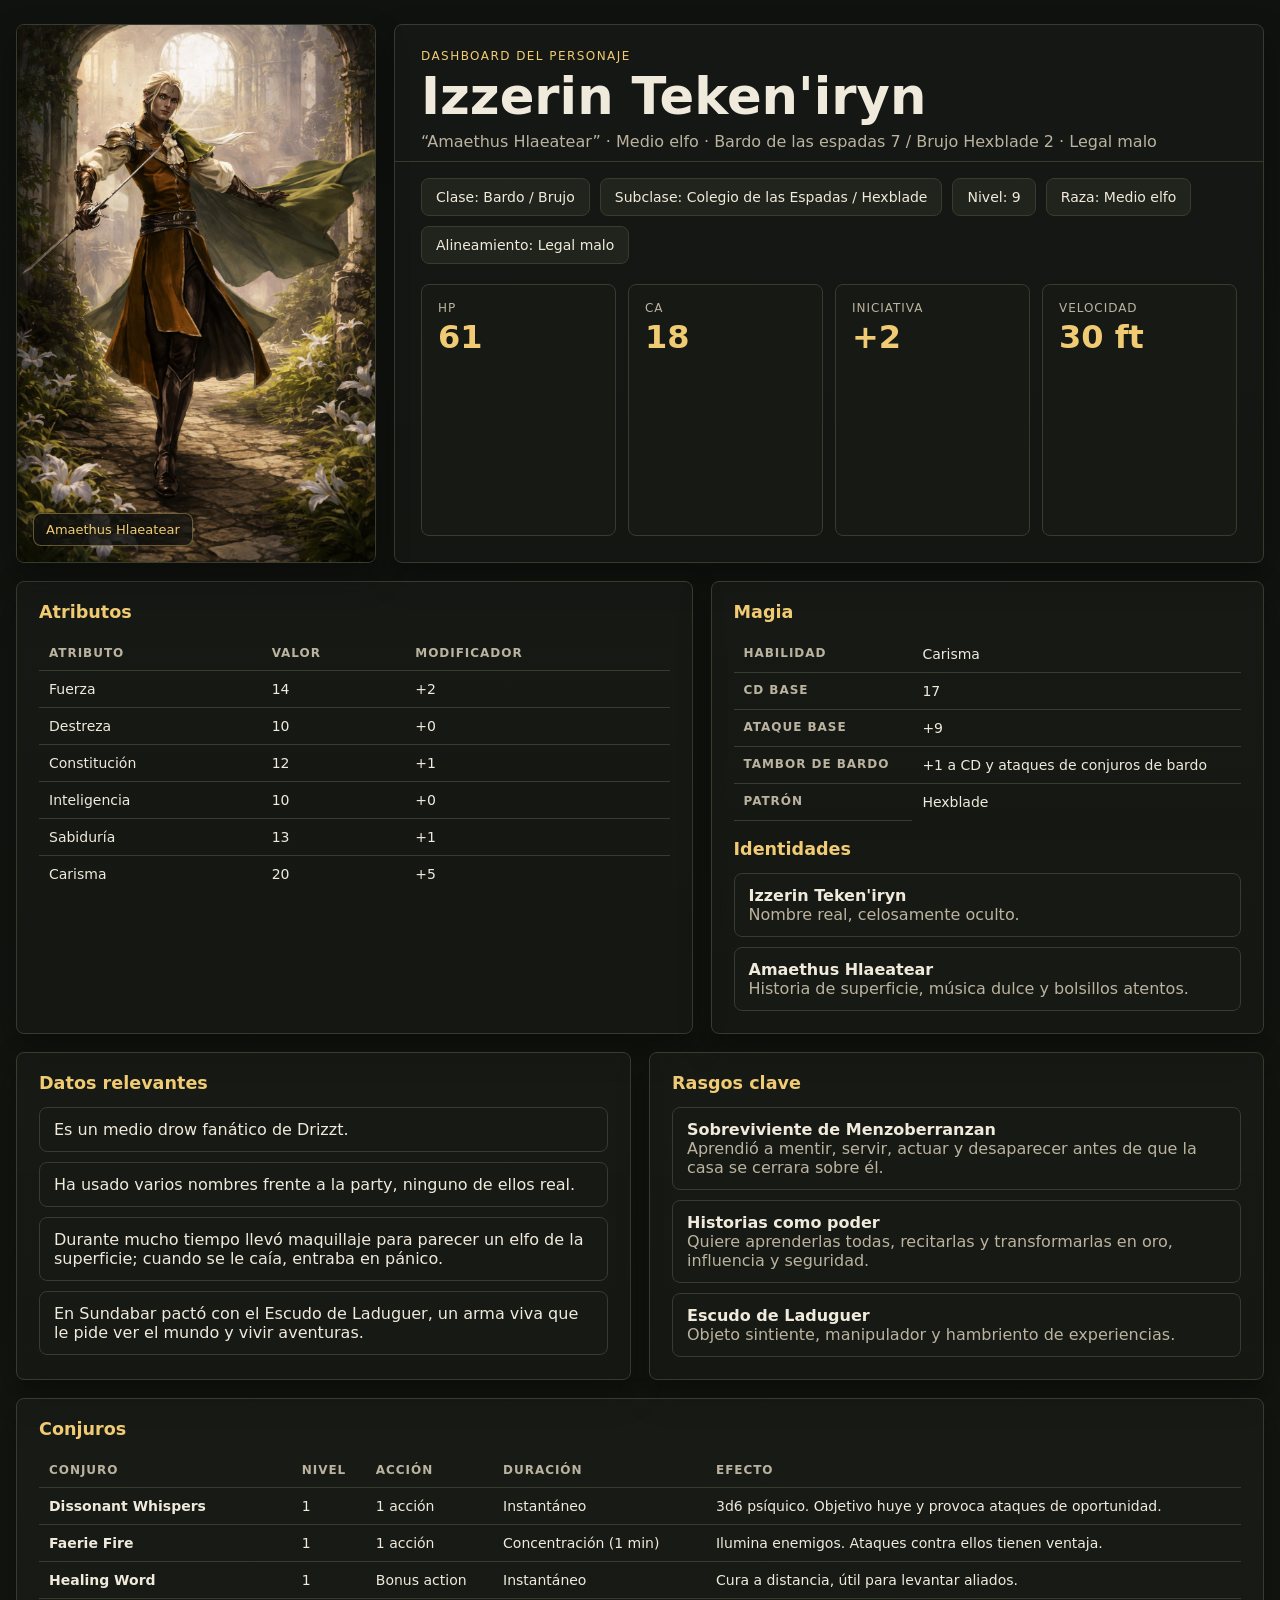
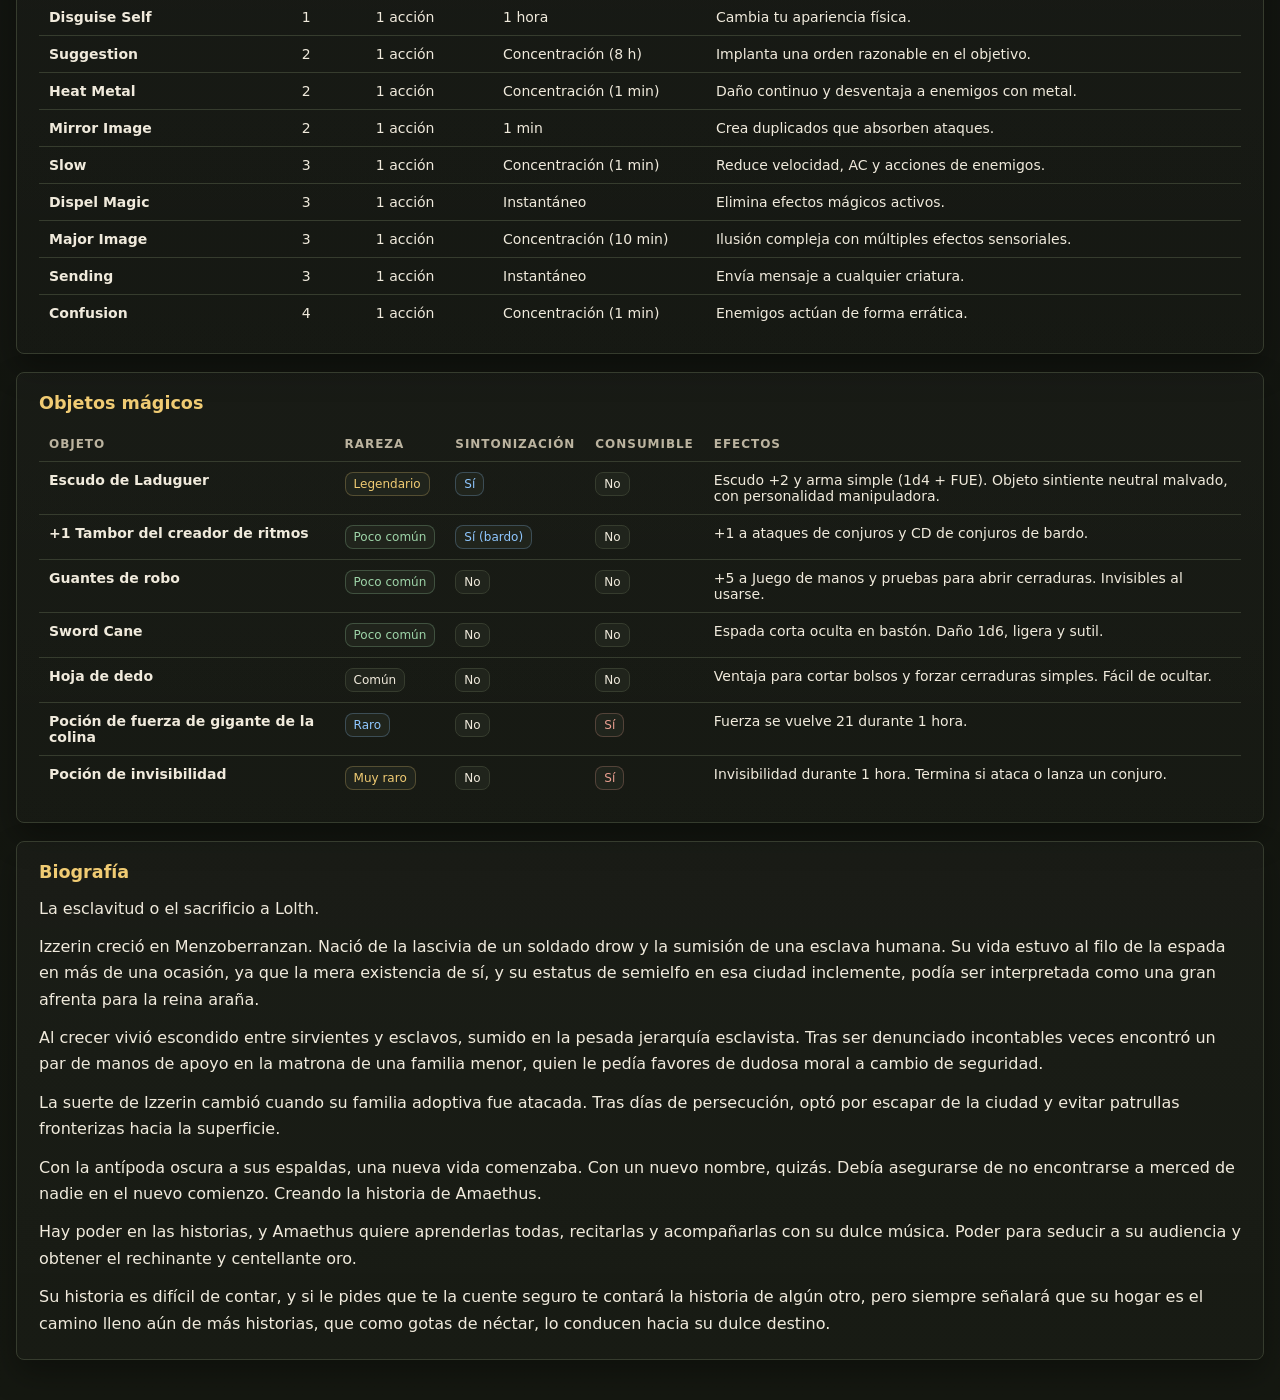
<file: characters/izzerin.html>
<!DOCTYPE html>
<html lang="es">
<head>
  <meta charset="UTF-8" />
  <meta name="viewport" content="width=device-width, initial-scale=1.0" />
  <title>Izzerin Teken'iryn</title>
  <link rel="stylesheet" href="../styles.css" />
</head>
<body>
  <div class="character-sheet">
    <section class="hero">
      <div class="card portrait">
        <img src="../izzerin.png" alt="Izzerin Teken'iryn" />
        <div class="tag">Amaethus Hlaeatear</div>
      </div>

      <div class="card hero-main">
        <div class="header">
          <div class="eyebrow">Dashboard del personaje</div>
          <h1>Izzerin Teken'iryn</h1>
          <div class="subtitle">“Amaethus Hlaeatear” · Medio elfo · Bardo de las espadas 7 / Brujo Hexblade 2 · Legal malo</div>
        </div>

        <div class="pill-row">
          <div class="pill">Clase: Bardo / Brujo</div>
          <div class="pill">Subclase: Colegio de las Espadas / Hexblade</div>
          <div class="pill">Nivel: 9</div>
          <div class="pill">Raza: Medio elfo</div>
          <div class="pill">Alineamiento: Legal malo</div>
        </div>

        <div class="hero-grid">
          <div class="statbox">
            <div class="label">HP</div>
            <div class="value">61</div>
          </div>
          <div class="statbox">
            <div class="label">CA</div>
            <div class="value">18</div>
          </div>
          <div class="statbox">
            <div class="label">Iniciativa</div>
            <div class="value">+2</div>
          </div>
          <div class="statbox">
            <div class="label">Velocidad</div>
            <div class="value">30 ft</div>
          </div>
        </div>
      </div>
    </section>

    <section class="grid-2">
      <div class="card section">
        <h2>Atributos</h2>
        <table>
          <thead>
            <tr>
              <th>Atributo</th>
              <th>Valor</th>
              <th>Modificador</th>
            </tr>
          </thead>
          <tbody>
            <tr><td>Fuerza</td><td>14</td><td>+2</td></tr>
            <tr><td>Destreza</td><td>10</td><td>+0</td></tr>
            <tr><td>Constitución</td><td>12</td><td>+1</td></tr>
            <tr><td>Inteligencia</td><td>10</td><td>+0</td></tr>
            <tr><td>Sabiduría</td><td>13</td><td>+1</td></tr>
            <tr><td>Carisma</td><td>20</td><td>+5</td></tr>
          </tbody>
        </table>
      </div>

      <div class="card section">
        <h2>Magia</h2>
        <table>
          <tbody>
            <tr><th>Habilidad</th><td>Carisma</td></tr>
            <tr><th>CD base</th><td>17</td></tr>
            <tr><th>Ataque base</th><td>+9</td></tr>
            <tr><th>Tambor de bardo</th><td>+1 a CD y ataques de conjuros de bardo</td></tr>
            <tr><th>Patrón</th><td>Hexblade</td></tr>
          </tbody>
        </table>

        <h2 style="margin-top:18px;">Identidades</h2>
        <div class="list">
          <div class="list-item"><strong>Izzerin Teken'iryn</strong><br><span class="muted">Nombre real, celosamente oculto.</span></div>
          <div class="list-item"><strong>Amaethus Hlaeatear</strong><br><span class="muted">Historia de superficie, música dulce y bolsillos atentos.</span></div>
        </div>
      </div>
    </section>

    <section class="cols">
      <div class="card section">
        <h2>Datos relevantes</h2>
        <div class="list">
          <div class="list-item">Es un medio drow fanático de Drizzt.</div>
          <div class="list-item">Ha usado varios nombres frente a la party, ninguno de ellos real.</div>
          <div class="list-item">Durante mucho tiempo llevó maquillaje para parecer un elfo de la superficie; cuando se le caía, entraba en pánico.</div>
          <div class="list-item">En Sundabar pactó con el Escudo de Laduguer, un arma viva que le pide ver el mundo y vivir aventuras.</div>
        </div>
      </div>

      <div class="card section">
        <h2>Rasgos clave</h2>
        <div class="list">
          <div class="list-item"><strong>Sobreviviente de Menzoberranzan</strong><br><span class="muted">Aprendió a mentir, servir, actuar y desaparecer antes de que la casa se cerrara sobre él.</span></div>
          <div class="list-item"><strong>Historias como poder</strong><br><span class="muted">Quiere aprenderlas todas, recitarlas y transformarlas en oro, influencia y seguridad.</span></div>
          <div class="list-item"><strong>Escudo de Laduguer</strong><br><span class="muted">Objeto sintiente, manipulador y hambriento de experiencias.</span></div>
        </div>
      </div>
    </section>

    <section class="card section full">
      <h2>Conjuros</h2>
      <table class="items-table">
        <thead>
          <tr>
            <th>Conjuro</th>
            <th>Nivel</th>
            <th>Acción</th>
            <th>Duración</th>
            <th>Efecto</th>
          </tr>
        </thead>
        <tbody>
          <tr><td><strong>Dissonant Whispers</strong></td><td>1</td><td>1 acción</td><td>Instantáneo</td><td>3d6 psíquico. Objetivo huye y provoca ataques de oportunidad.</td></tr>
          <tr><td><strong>Faerie Fire</strong></td><td>1</td><td>1 acción</td><td>Concentración (1 min)</td><td>Ilumina enemigos. Ataques contra ellos tienen ventaja.</td></tr>
          <tr><td><strong>Healing Word</strong></td><td>1</td><td>Bonus action</td><td>Instantáneo</td><td>Cura a distancia, útil para levantar aliados.</td></tr>
          <tr><td><strong>Disguise Self</strong></td><td>1</td><td>1 acción</td><td>1 hora</td><td>Cambia tu apariencia física.</td></tr>
          <tr><td><strong>Suggestion</strong></td><td>2</td><td>1 acción</td><td>Concentración (8 h)</td><td>Implanta una orden razonable en el objetivo.</td></tr>
          <tr><td><strong>Heat Metal</strong></td><td>2</td><td>1 acción</td><td>Concentración (1 min)</td><td>Daño continuo y desventaja a enemigos con metal.</td></tr>
          <tr><td><strong>Mirror Image</strong></td><td>2</td><td>1 acción</td><td>1 min</td><td>Crea duplicados que absorben ataques.</td></tr>
          <tr><td><strong>Slow</strong></td><td>3</td><td>1 acción</td><td>Concentración (1 min)</td><td>Reduce velocidad, AC y acciones de enemigos.</td></tr>
          <tr><td><strong>Dispel Magic</strong></td><td>3</td><td>1 acción</td><td>Instantáneo</td><td>Elimina efectos mágicos activos.</td></tr>
          <tr><td><strong>Major Image</strong></td><td>3</td><td>1 acción</td><td>Concentración (10 min)</td><td>Ilusión compleja con múltiples efectos sensoriales.</td></tr>
          <tr><td><strong>Sending</strong></td><td>3</td><td>1 acción</td><td>Instantáneo</td><td>Envía mensaje a cualquier criatura.</td></tr>
          <tr><td><strong>Confusion</strong></td><td>4</td><td>1 acción</td><td>Concentración (1 min)</td><td>Enemigos actúan de forma errática.</td></tr>
        </tbody>
      </table>
    </section>

    <section class="card section full">
      <h2>Objetos mágicos</h2>
      <table class="items-table">
        <thead>
          <tr>
            <th>Objeto</th>
            <th>Rareza</th>
            <th>Sintonización</th>
            <th>Consumible</th>
            <th>Efectos</th>
          </tr>
        </thead>
        <tbody>
          <tr>
            <td><strong>Escudo de Laduguer</strong></td>
            <td><span class="badge gold">Legendario</span></td>
            <td><span class="badge blue">Sí</span></td>
            <td><span class="badge">No</span></td>
            <td>Escudo +2 y arma simple (1d4 + FUE). Objeto sintiente neutral malvado, con personalidad manipuladora.</td>
          </tr>
          <tr>
            <td><strong>+1 Tambor del creador de ritmos</strong></td>
            <td><span class="badge green">Poco común</span></td>
            <td><span class="badge blue">Sí (bardo)</span></td>
            <td><span class="badge">No</span></td>
            <td>+1 a ataques de conjuros y CD de conjuros de bardo.</td>
          </tr>
          <tr>
            <td><strong>Guantes de robo</strong></td>
            <td><span class="badge green">Poco común</span></td>
            <td><span class="badge">No</span></td>
            <td><span class="badge">No</span></td>
            <td>+5 a Juego de manos y pruebas para abrir cerraduras. Invisibles al usarse.</td>
          </tr>
          <tr>
            <td><strong>Sword Cane</strong></td>
            <td><span class="badge green">Poco común</span></td>
            <td><span class="badge">No</span></td>
            <td><span class="badge">No</span></td>
            <td>Espada corta oculta en bastón. Daño 1d6, ligera y sutil.</td>
          </tr>
          <tr>
            <td><strong>Hoja de dedo</strong></td>
            <td><span class="badge">Común</span></td>
            <td><span class="badge">No</span></td>
            <td><span class="badge">No</span></td>
            <td>Ventaja para cortar bolsos y forzar cerraduras simples. Fácil de ocultar.</td>
          </tr>
          <tr>
            <td><strong>Poción de fuerza de gigante de la colina</strong></td>
            <td><span class="badge blue">Raro</span></td>
            <td><span class="badge">No</span></td>
            <td><span class="badge red">Sí</span></td>
            <td>Fuerza se vuelve 21 durante 1 hora.</td>
          </tr>
          <tr>
            <td><strong>Poción de invisibilidad</strong></td>
            <td><span class="badge gold">Muy raro</span></td>
            <td><span class="badge">No</span></td>
            <td><span class="badge red">Sí</span></td>
            <td>Invisibilidad durante 1 hora. Termina si ataca o lanza un conjuro.</td>
          </tr>
        </tbody>
      </table>
    </section>

    <section class="card section full">
      <h2>Biografía</h2>
      <div class="story">
        <p>La esclavitud o el sacrificio a Lolth.</p>
        <p>Izzerin creció en Menzoberranzan. Nació de la lascivia de un soldado drow y la sumisión de una esclava humana. Su vida estuvo al filo de la espada en más de una ocasión, ya que la mera existencia de sí, y su estatus de semielfo en esa ciudad inclemente, podía ser interpretada como una gran afrenta para la reina araña.</p>
        <p>Al crecer vivió escondido entre sirvientes y esclavos, sumido en la pesada jerarquía esclavista. Tras ser denunciado incontables veces encontró un par de manos de apoyo en la matrona de una familia menor, quien le pedía favores de dudosa moral a cambio de seguridad.</p>
        <p>La suerte de Izzerin cambió cuando su familia adoptiva fue atacada. Tras días de persecución, optó por escapar de la ciudad y evitar patrullas fronterizas hacia la superficie.</p>
        <p>Con la antípoda oscura a sus espaldas, una nueva vida comenzaba. Con un nuevo nombre, quizás. Debía asegurarse de no encontrarse a merced de nadie en el nuevo comienzo. Creando la historia de Amaethus.</p>
        <p>Hay poder en las historias, y Amaethus quiere aprenderlas todas, recitarlas y acompañarlas con su dulce música. Poder para seducir a su audiencia y obtener el rechinante y centellante oro.</p>
        <p>Su historia es difícil de contar, y si le pides que te la cuente seguro te contará la historia de algún otro, pero siempre señalará que su hogar es el camino lleno aún de más historias, que como gotas de néctar, lo conducen hacia su dulce destino.</p>
      </div>
    </section>
  </div>
</body>
</html>
</file>
<file: styles.css>
:root {
  --bg: #10120f;
  --surface: #171914;
  --surface-2: #20241c;
  --line: #363c2e;
  --text: #f0eadc;
  --muted: #bbb39f;
  --gold: #d9ad52;
  --gold-2: #f0cb73;
  --blue: #8fc7ff;
  --red: #eba091;
  --green: #9ed5a9;
  --violet: #c9a9ff;
  --radius: 8px;
  --shadow: 0 14px 32px rgba(0, 0, 0, .32);
}

* {
  box-sizing: border-box;
}

body {
  margin: 0;
  font-family: Inter, system-ui, -apple-system, BlinkMacSystemFont, "Segoe UI", sans-serif;
  background: linear-gradient(180deg, #10120f 0%, #151811 100%);
  color: var(--text);
}

.index-page {
  min-height: 100vh;
}

.shell,
.character-sheet {
  width: min(1400px, calc(100% - 32px));
  margin: 24px auto 40px;
}

.party-header {
  display: flex;
  align-items: end;
  justify-content: space-between;
  gap: 18px;
  margin-bottom: 18px;
}

.party-header h1 {
  margin: 0;
  font-size: clamp(2.1rem, 4vw, 3.4rem);
  line-height: 1;
}

.party-header p {
  margin: 0 0 4px;
  color: var(--muted);
}

.tabs {
  display: flex;
  gap: 10px;
  flex-wrap: wrap;
  margin-bottom: 16px;
}

.tab {
  min-height: 44px;
  border: 1px solid var(--line);
  border-radius: var(--radius);
  background: var(--surface);
  color: var(--text);
  padding: 10px 14px;
  font: inherit;
  cursor: pointer;
}

.tab:hover,
.tab.is-active {
  border-color: rgba(240, 203, 115, .58);
  background: #252718;
  color: var(--gold-2);
}

.character-frame {
  width: 100%;
  min-height: 900px;
  border: 0;
  display: block;
}

.character-sheet {
  display: grid;
  gap: 18px;
}

.hero {
  display: grid;
  grid-template-columns: 360px 1fr;
  gap: 18px;
  align-items: stretch;
}

.card {
  background: linear-gradient(180deg, rgba(255, 255, 255, .025), rgba(255, 255, 255, .01));
  border: 1px solid var(--line);
  border-radius: var(--radius);
  box-shadow: var(--shadow);
  overflow: hidden;
}

.portrait {
  position: relative;
  min-height: 100%;
  background: #0d0f0b;
}

.portrait img {
  width: 100%;
  height: 100%;
  min-height: 520px;
  object-fit: cover;
  display: block;
}

.portrait .tag {
  position: absolute;
  left: 16px;
  bottom: 16px;
  background: rgba(16, 18, 15, .82);
  border: 1px solid rgba(240, 203, 115, .38);
  color: var(--gold-2);
  padding: 8px 12px;
  border-radius: var(--radius);
  font-size: 13px;
}

.hero-main {
  display: grid;
  grid-template-rows: auto auto 1fr;
}

.header {
  padding: 24px 26px 10px;
  border-bottom: 1px solid var(--line);
}

.eyebrow {
  color: var(--gold-2);
  text-transform: uppercase;
  letter-spacing: .12em;
  font-size: 12px;
  margin-bottom: 8px;
}

h1 {
  margin: 0;
  font-size: clamp(2rem, 4vw, 3.2rem);
  line-height: 1;
}

.subtitle {
  margin-top: 10px;
  color: var(--muted);
  font-size: 1rem;
}

.pill-row {
  display: flex;
  flex-wrap: wrap;
  gap: 10px;
  padding: 16px 26px 0;
}

.pill {
  padding: 10px 14px;
  border-radius: var(--radius);
  border: 1px solid var(--line);
  background: var(--surface-2);
  color: var(--text);
  font-size: 14px;
}

.hero-grid {
  display: grid;
  grid-template-columns: repeat(4, 1fr);
  gap: 12px;
  padding: 20px 26px 26px;
}

.statbox {
  background: var(--surface);
  border: 1px solid var(--line);
  border-radius: var(--radius);
  padding: 16px;
}

.statbox .label {
  color: var(--muted);
  font-size: 12px;
  text-transform: uppercase;
  letter-spacing: .08em;
  margin-bottom: 6px;
}

.statbox .value {
  font-size: 2rem;
  font-weight: 700;
  color: var(--gold-2);
  line-height: 1;
}

.grid-2 {
  display: grid;
  grid-template-columns: 1.1fr .9fr;
  gap: 18px;
}

.cols {
  display: grid;
  grid-template-columns: repeat(2, 1fr);
  gap: 18px;
}

.section {
  padding: 20px 22px 22px;
}

.section h2 {
  margin: 0 0 14px;
  font-size: 1.1rem;
  color: var(--gold-2);
}

table {
  width: 100%;
  border-collapse: collapse;
  font-size: 14px;
}

th,
td {
  padding: 10px;
  border-bottom: 1px solid var(--line);
  vertical-align: top;
  text-align: left;
}

th {
  color: var(--muted);
  font-size: 12px;
  text-transform: uppercase;
  letter-spacing: .08em;
  font-weight: 600;
}

tr:last-child td {
  border-bottom: none;
}

.list {
  display: grid;
  gap: 10px;
}

.list-item {
  background: var(--surface);
  border: 1px solid var(--line);
  border-radius: var(--radius);
  padding: 12px 14px;
}

.list-item strong {
  color: var(--text);
}

.muted {
  color: var(--muted);
}

.items-table td:nth-child(1) {
  min-width: 220px;
}

.items-table td:nth-child(2),
.items-table td:nth-child(3),
.items-table td:nth-child(4) {
  white-space: nowrap;
}

.badge {
  display: inline-block;
  padding: 4px 8px;
  border-radius: var(--radius);
  font-size: 12px;
  border: 1px solid var(--line);
  background: var(--surface-2);
  color: var(--text);
}

.badge.gold {
  color: var(--gold-2);
  border-color: rgba(240, 203, 115, .25);
}

.badge.blue {
  color: var(--blue);
  border-color: rgba(143, 199, 255, .25);
}

.badge.red {
  color: var(--red);
  border-color: rgba(235, 160, 145, .25);
}

.badge.green {
  color: var(--green);
  border-color: rgba(158, 213, 169, .25);
}

.badge.violet {
  color: var(--violet);
  border-color: rgba(201, 169, 255, .25);
}

.full {
  grid-column: 1 / -1;
}

.story {
  line-height: 1.65;
}

.story p {
  margin: 0 0 12px;
}

.story p:last-child {
  margin-bottom: 0;
}

@media (max-width: 1100px) {
  .hero,
  .grid-2,
  .cols {
    grid-template-columns: 1fr;
  }

  .hero-grid {
    grid-template-columns: repeat(2, 1fr);
  }
}

@media (max-width: 700px) {
  .shell,
  .character-sheet {
    width: min(100% - 20px, 1400px);
    margin-top: 14px;
  }

  .party-header {
    display: grid;
  }

  .hero-grid {
    grid-template-columns: 1fr 1fr;
    padding: 16px;
  }

  .header,
  .pill-row {
    padding-left: 16px;
    padding-right: 16px;
  }

  .section {
    padding: 16px;
  }

  h1 {
    font-size: 2rem;
  }

  .items-table {
    font-size: 13px;
  }
}
</file>
